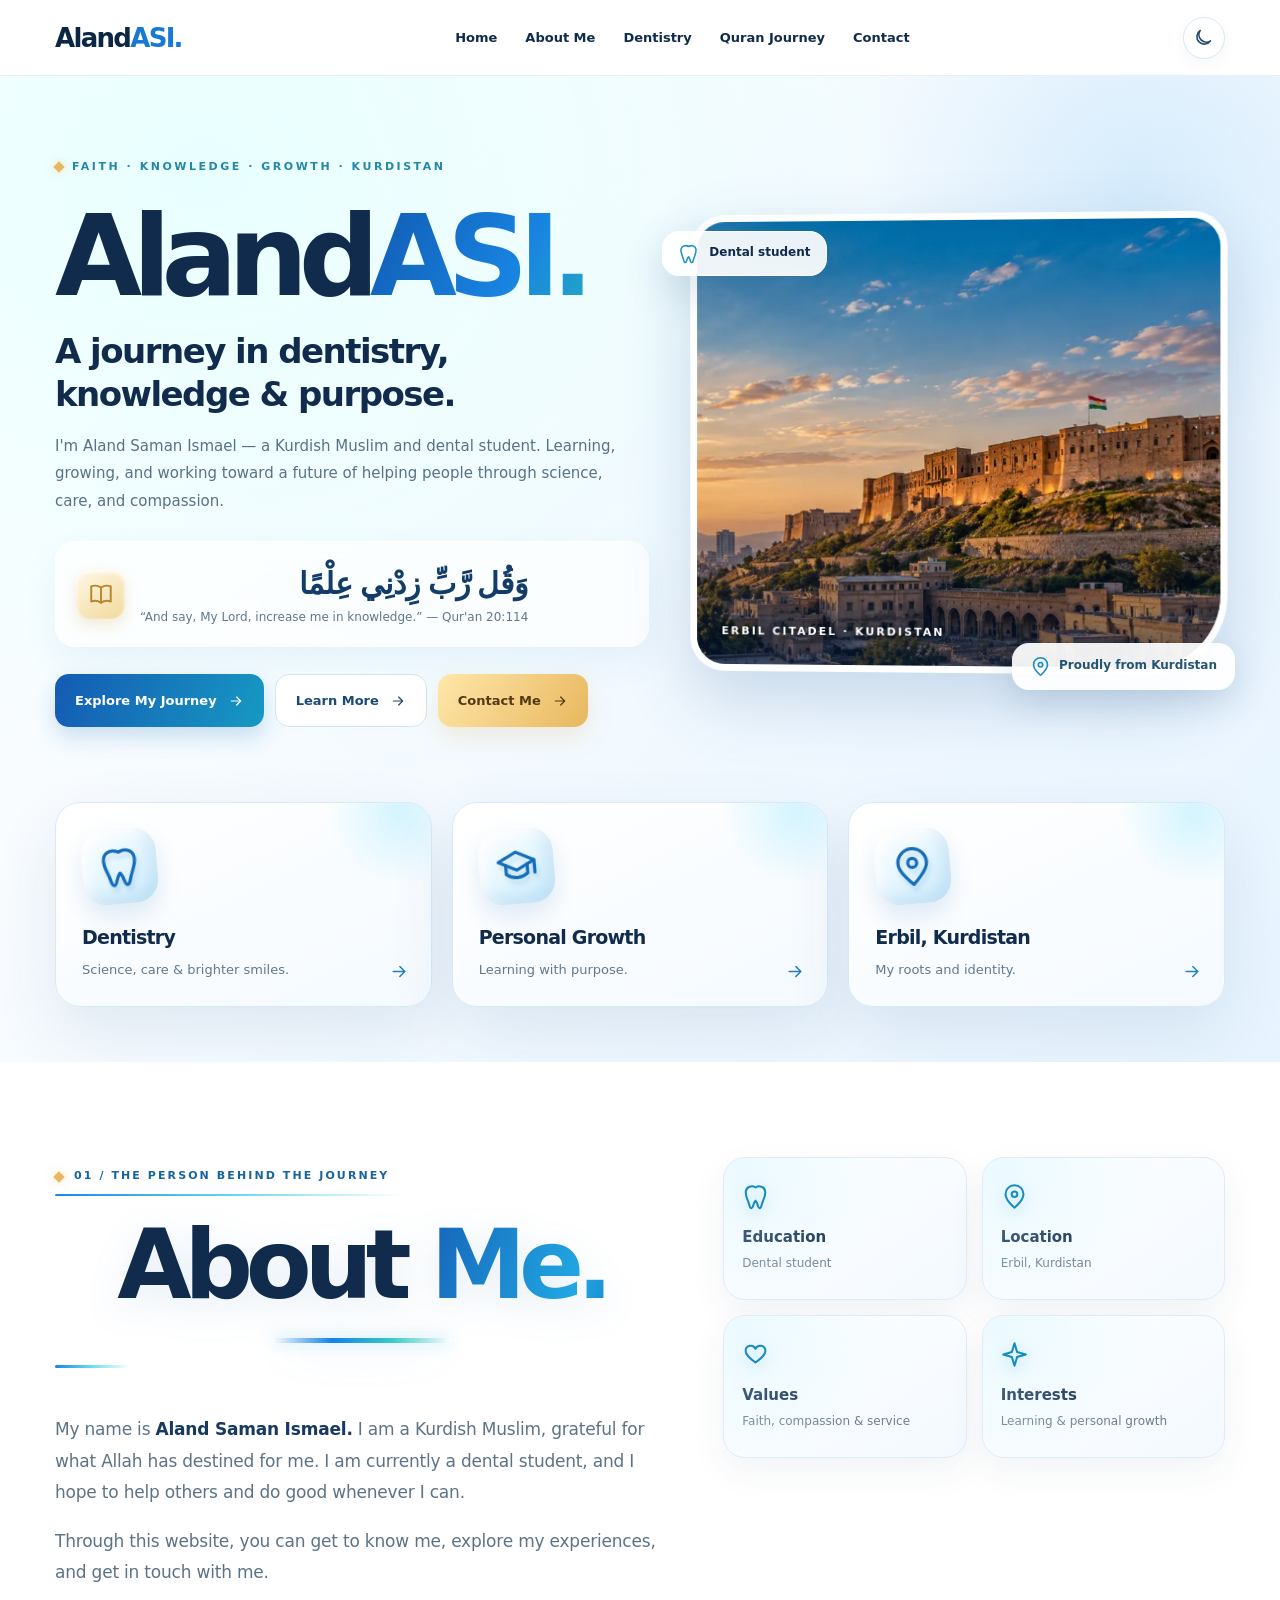
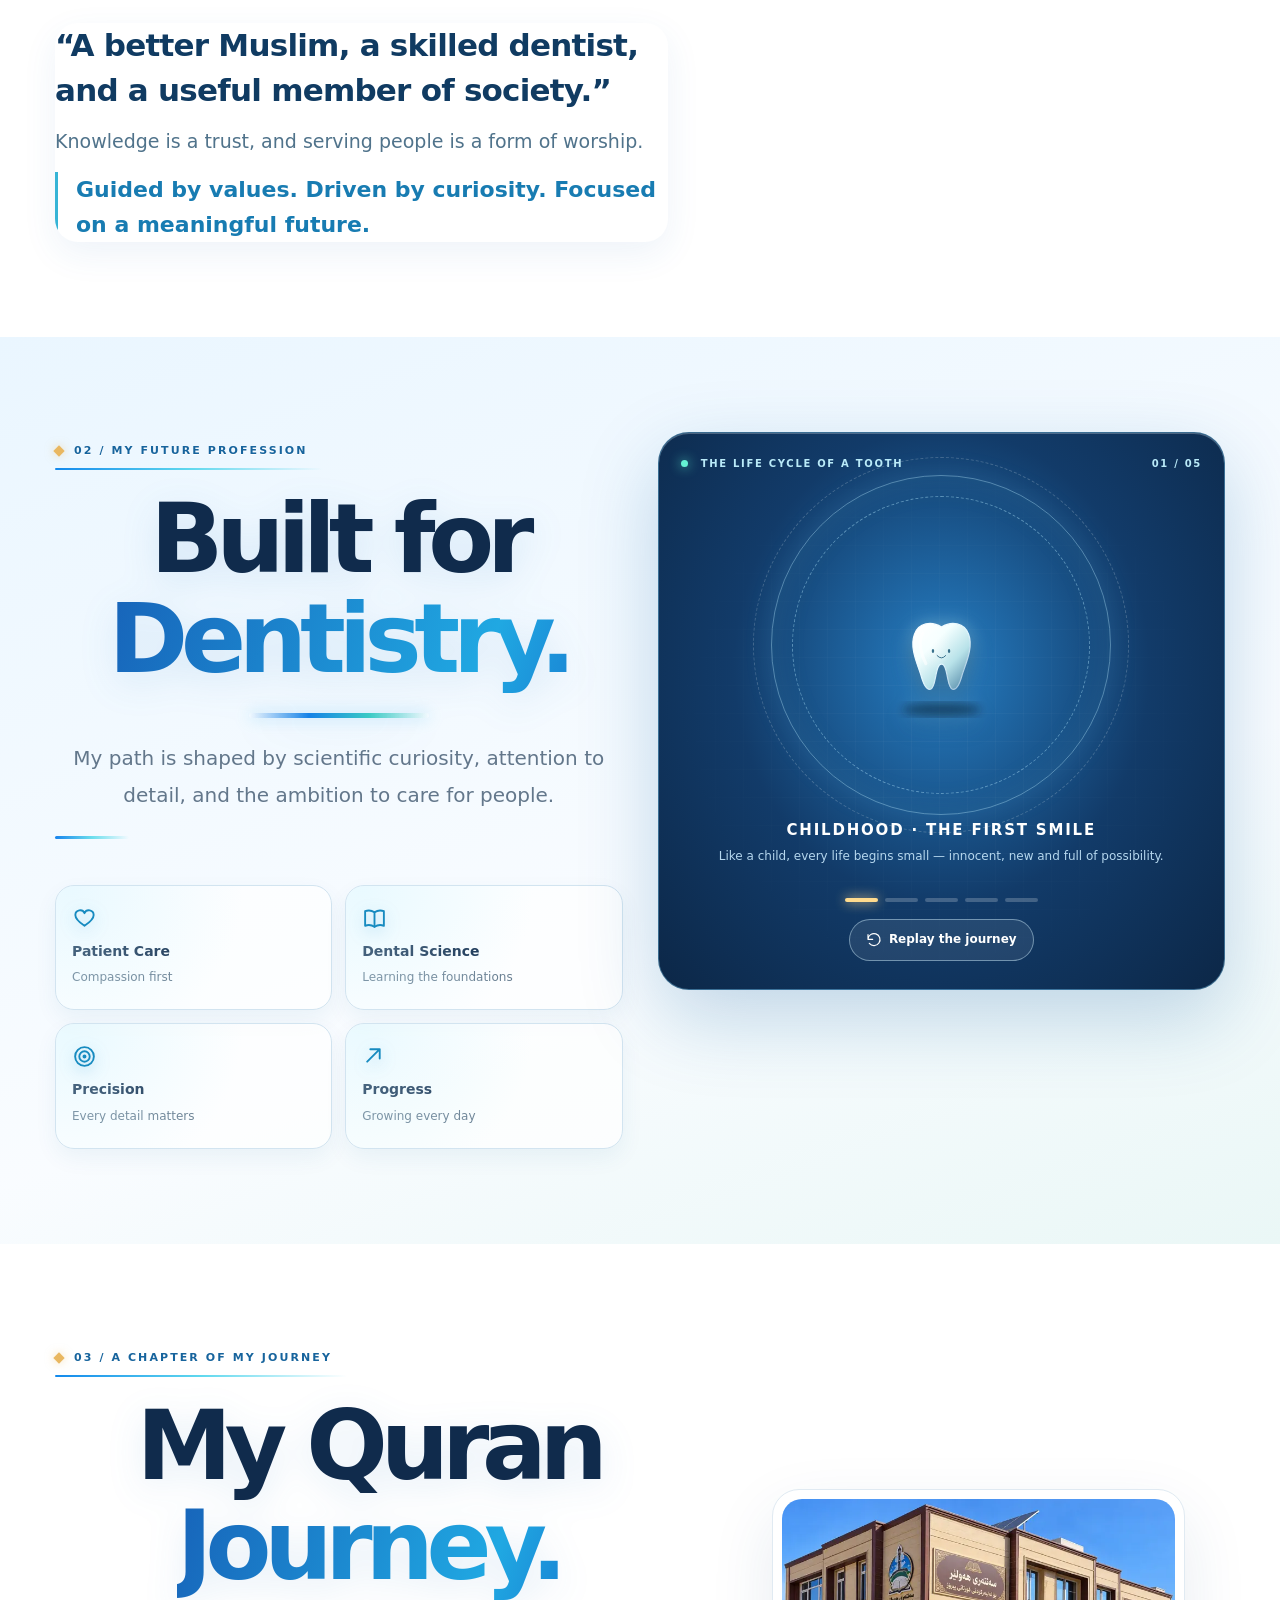
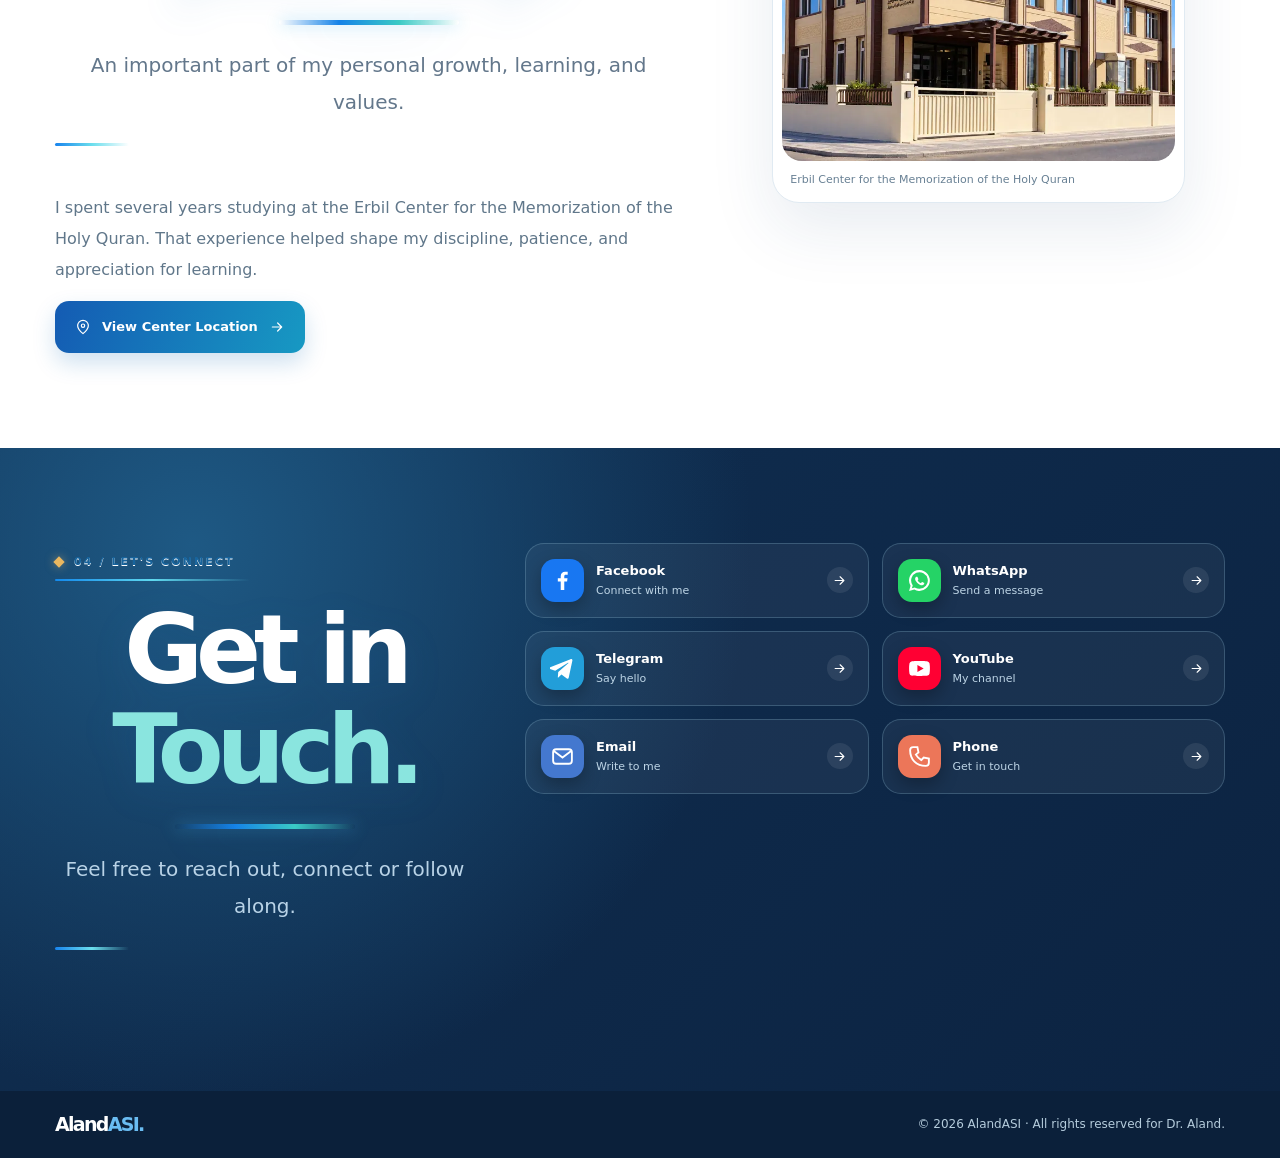
<file: index.html>
<!doctype html><html lang="en"><head><meta charset="utf-8"><meta name="viewport" content="width=device-width,initial-scale=1"><meta name="theme-color" content="#f5f8fe"><meta name="description" content="AlandASI — the personal and academic portfolio of Aland Saman Ismael, a dental student from Erbil, Kurdistan."><title>AlandASI | Dentistry • Knowledge • Purpose</title><style>
:root{--ink:#102b4c;--ink2:#294965;--blue:#1865c3;--blue2:#22a5c9;--mint:#2bb9b0;--gold:#e9b760;--paper:#f7faff;--muted:#63778b;--line:#d8e7f3;--shadow:0 25px 65px rgba(26,72,122,.10)}*{box-sizing:border-box}html{scroll-behavior:smooth;scroll-padding-top:88px}body{margin:0;background:var(--paper);color:var(--ink);font:16px/1.65 'Segoe UI',system-ui,-apple-system,Arial,sans-serif;overflow-x:hidden}a{text-decoration:none;color:inherit}button{font:inherit;cursor:pointer}svg{display:block}.icon{width:21px;height:21px;flex-shrink:0}.container{width:min(1170px,calc(100% - 48px));margin:auto}::selection{background:#a3e8ef;color:#12345a}#progress{height:3px;width:0;position:fixed;top:0;left:0;background:linear-gradient(90deg,#1679e3,#30c9bf,#efbc66);z-index:150;box-shadow:0 0 14px #2cb7e0}header{height:76px;position:sticky;top:0;z-index:100;background:#ffffffeb;backdrop-filter:blur(22px);border-bottom:1px solid #e5edf7}header .container{height:100%;display:flex;align-items:center;justify-content:space-between;gap:16px}.logo{font-weight:900;letter-spacing:-1.7px;font-size:26px;line-height:1;color:#0c2746}.logo b{color:#1879d4}.nav{display:flex;align-items:center;gap:28px;font-size:13px;font-weight:750}.nav a{position:relative;padding:12px 0}.nav a:after{content:'';position:absolute;bottom:7px;left:0;width:0;height:2px;background:#1781d7;transition:width .25s}.nav a:hover:after{width:100%}.nav-actions{display:flex;align-items:center;gap:9px}.round-btn{border:1px solid #d9e7f1;background:#fff;border-radius:50%;width:42px;height:42px;display:grid;place-items:center;color:#24496e;box-shadow:0 5px 15px #123c5a0b}.menu-toggle{display:none}.hero{position:relative;overflow:hidden;background:radial-gradient(ellipse at 16% 10%,#e8ffff,transparent 50%),linear-gradient(125deg,#fff,#e7f4ff 100%);padding:82px 0 55px;isolation:isolate}.hero:before{content:'';position:absolute;right:-130px;top:-160px;width:550px;height:550px;background:radial-gradient(circle,#87c7f341,transparent 68%);pointer-events:none}.hero-grid{display:grid;grid-template-columns:1.05fr .95fr;align-items:center;gap:38px}.eyebrow{font-size:11px;letter-spacing:.23em;font-weight:900;color:#2588a7;text-transform:uppercase;display:flex;align-items:center;gap:9px}.eyebrow .dot{width:8px;height:8px;transform:rotate(45deg);background:var(--gold);box-shadow:0 0 10px #e8c06e88}.hero h1{font-size:clamp(66px,8.8vw,124px);line-height:.98;letter-spacing:-.085em;margin:25px 0 18px;font-weight:900}.hero h1 span,.gradient-text{background:linear-gradient(120deg,#1159af,#1883e1 65%,#24a8c6);-webkit-background-clip:text;background-clip:text;color:transparent}.hero h2{font-size:clamp(22px,2.7vw,34px);line-height:1.28;letter-spacing:-.045em;max-width:610px;margin:0 0 16px}.lead{color:#597185;line-height:1.86;font-size:15px;max-width:580px;margin:0}.verse{margin-top:25px;padding:18px 20px;border-radius:20px;display:flex;gap:15px;align-items:center;background:#ffffffb5;border:1px solid #fff;box-shadow:0 14px 35px #2772b212;backdrop-filter:blur(10px)}.verse-icon{width:49px;height:49px;display:grid;place-items:center;border-radius:14px;color:#b6872f;background:linear-gradient(145deg,#fff9e6,#f2d89b);box-shadow:inset 0 2px 4px #fff,0 6px 15px #cbaa6140}.verse-icon .icon{width:26px;height:26px}.verse .arabic{font:600 clamp(22px,2.7vw,30px)/1.6 Georgia,'Times New Roman',serif;color:#133d68}.verse small{display:block;color:#61778c;font-size:12px}.actions{display:flex;gap:11px;flex-wrap:wrap;margin-top:27px}.button{display:inline-flex;align-items:center;justify-content:center;gap:11px;border-radius:14px;padding:15px 20px;font-size:13px;font-weight:800;transition:transform .3s,box-shadow .3s,background .3s;white-space:nowrap}.button:hover{transform:translateY(-5px);box-shadow:0 15px 30px #2364ad30}.button.primary{color:#fff;background:linear-gradient(110deg,#145bb3,#1799c3);box-shadow:0 10px 22px #166cb734}.button.light{background:#fff;color:#1b4b75;border:1px solid #d3e4f2}.button.gold{background:linear-gradient(125deg,#ffe7aa,#e8b75e);color:#543912;box-shadow:0 10px 24px #dcae5833}.button .icon{width:16px;height:16px}.hero-visual{position:relative;min-width:0}.citadel{height:460px;border-radius:35px 35px 80px 35px;overflow:hidden;position:relative;box-shadow:0 28px 70px #1d538f33;border:7px solid #fff;background:#bfdce9;transform:perspective(1300px) rotateY(-3deg);transition:transform .6s}.citadel:hover{transform:perspective(1300px) rotateY(0deg) translateY(-7px)}.citadel img{width:100%;height:100%;object-fit:cover;object-position:68% center;animation:sceneMove 20s ease-in-out infinite alternate}.citadel:after{content:'';position:absolute;inset:0;background:linear-gradient(0deg,#071d3f9e,transparent 38%)}.citadel-label{position:absolute;bottom:24px;left:25px;z-index:1;color:#fff;font-weight:800;letter-spacing:.19em;font-size:11px;text-shadow:0 2px 9px #000}.location-pill{position:absolute;right:-10px;bottom:-17px;z-index:2;padding:13px 18px;border-radius:17px;background:#ffffffed;box-shadow:0 12px 35px #244f7d2c;font-size:12px;font-weight:800;color:#245474;display:flex;align-items:center;gap:8px}.location-pill .icon{color:#168bc6}.float-pill{position:absolute;top:18px;left:-25px;z-index:2;background:#ffffffea;border:1px solid #fff;border-radius:17px;box-shadow:0 15px 40px #2756812e;padding:11px 15px;display:flex;align-items:center;gap:10px;font-size:12px;font-weight:800;animation:float 5s ease-in-out infinite}.float-pill .icon{color:#1e92cb}.section{padding:95px 0;position:relative}.section-heading{max-width:750px;margin-bottom:38px}.section-heading h2{font-size:clamp(38px,5vw,65px);line-height:1.07;letter-spacing:-.065em;margin:15px 0 16px}.section-heading p{font-size:16px;color:var(--muted);line-height:1.85}.features{display:grid;grid-template-columns:repeat(3,1fr);gap:20px;margin-top:75px}.feature{border:1px solid #d8e8f6;background:linear-gradient(155deg,#fff,#f4faff);border-radius:25px;min-height:205px;padding:26px;position:relative;overflow:hidden;box-shadow:var(--shadow);transition:transform .35s,box-shadow .35s}.feature:hover{transform:translateY(-9px);box-shadow:0 30px 60px #2472b525}.feature:before{content:'';position:absolute;width:150px;height:150px;right:-45px;top:-65px;border-radius:50%;background:radial-gradient(circle,#b4edff8c,transparent 70%)}.feature-art{width:75px;height:75px;border-radius:23px;display:grid;place-items:center;background:linear-gradient(145deg,#fff,#cceeff);box-shadow:inset -7px -8px 16px #74a8cb35,inset 5px 5px 12px #fff,0 12px 22px #1969ae20;margin-bottom:18px;transform:rotate(-5deg);transition:transform .5s}.feature:hover .feature-art{transform:rotate(7deg) translateY(-7px)}.feature-art .icon{width:43px;height:43px;color:#146dbb;filter:drop-shadow(2px 5px 2px #126bb22a)}.feature h3{margin:0 0 5px;font-size:19px;letter-spacing:-.04em}.feature p{margin:0;color:#61798c;font-size:13px}.feature .mini-arrow{position:absolute;right:22px;bottom:24px;color:#217fc2}.feature .mini-arrow .icon{width:20px}.about{background:#fff}.about-grid{display:grid;grid-template-columns:1.1fr .9fr;gap:55px;align-items:center}.about-text p{font-size:17px;line-height:2;color:#5d7385}.about-text strong{color:#163a60}.about-quote{margin-top:25px;padding:20px 23px;border-left:4px solid #24a3c3;border-radius:0 16px 16px 0;background:linear-gradient(90deg,#e9f9fc,#f6fbff);font-weight:800;color:#265572;line-height:1.7}.about-stats{display:grid;grid-template-columns:1fr 1fr;gap:15px}.stat{padding:25px 18px;border-radius:22px;background:linear-gradient(145deg,#fff,#f3f9ff);border:1px solid #dfebf5;box-shadow:0 13px 35px #123b6510;transition:transform .3s}.stat:hover{transform:translateY(-6px)}.stat .icon{color:#168bbf;width:27px;height:27px;margin-bottom:15px}.stat strong{display:block;font-size:15px}.stat small{display:block;color:#6b7f90;font-size:12px;margin-top:4px}.dentistry{background:linear-gradient(160deg,#eaf6ff,#f9fcff 62%,#eaf7f6);overflow:hidden}.dentistry-grid{display:grid;grid-template-columns:1fr 1fr;gap:35px;align-items:center}.dental-points{display:grid;grid-template-columns:1fr 1fr;gap:13px;margin-top:30px}.dental-point{border:1px solid #d2e4f0;border-radius:19px;padding:20px 16px;background:#ffffffb5;box-shadow:0 9px 22px #125a8810;transition:transform .3s,box-shadow .3s}.dental-point:hover{transform:translateY(-6px);box-shadow:0 20px 30px #1c7baf20}.dental-point .icon{color:#178bc0;width:25px;height:25px;margin-bottom:9px}.dental-point strong{display:block;font-size:14px}.dental-point small{color:#687e91;font-size:12px}.life-panel{min-height:545px;position:relative;border-radius:31px;background:radial-gradient(ellipse at 50% 42%,#267ec3,#123b69 52%,#0c2747);border:1px solid #77c5ed6b;box-shadow:0 35px 75px #0e5e9b40,inset 0 2px 0 #ffffff38;overflow:hidden;display:flex;flex-direction:column;align-items:center;padding:23px 22px 28px;color:white;isolation:isolate}.life-panel:before{content:'';position:absolute;inset:0;background-image:linear-gradient(#ffffff09 1px,transparent 1px),linear-gradient(90deg,#ffffff09 1px,transparent 1px);background-size:28px 28px;mask-image:radial-gradient(circle,#000,transparent 75%);pointer-events:none}.life-top{display:flex;align-items:center;justify-content:space-between;align-self:stretch;font-size:10px;font-weight:850;letter-spacing:.17em;color:#b9eaf8}.life-top i{display:inline-block;width:7px;height:7px;background:#65f2d4;border-radius:50%;margin-right:8px;box-shadow:0 0 12px #5cebcf}.tooth-view{height:345px;position:relative;width:100%;display:grid;place-items:center;perspective:850px}.orbit{position:absolute;width:min(90%,340px);aspect-ratio:1;border:1px solid #b6eaff65;border-radius:50%;box-shadow:inset 0 0 35px #7ddaff1d,0 0 30px #83d4ff1b;animation:orbit 27s linear infinite}.orbit:before,.orbit:after{content:'';position:absolute;inset:20px;border:1px dashed #a5d8f17a;border-radius:50%}.orbit:after{inset:-19px;border-color:#ffffff32}.tooth-svg{width:min(84%,285px);height:320px;overflow:visible;position:relative;filter:drop-shadow(0 23px 20px #0008);animation:toothFloat 4s ease-in-out infinite}.tooth-body{transform-origin:170px 165px;transition:transform 1.25s cubic-bezier(.2,.8,.2,1),filter 1.25s,opacity 1.25s}.phase-baby .tooth-body{transform:scale(.56) translateY(70px)}.phase-grow .tooth-body{transform:scale(.83) translateY(18px)}.phase-adult .tooth-body{transform:scale(1.08) translateY(-8px)}.phase-old .tooth-body{transform:scale(1.02) rotate(-7deg);filter:sepia(.75) saturate(.7) brightness(.88)}.phase-decay .tooth-body{transform:scale(.9) rotate(12deg) translateY(22px);filter:grayscale(.75) sepia(.85) brightness(.39) contrast(1.4)}.phase-dead .tooth-body{transform:scale(.4) rotate(34deg) translateY(170px);filter:grayscale(1) brightness(.15);opacity:0}.cracks,.rot,.face{transition:opacity 1s}.cracks,.rot{opacity:0}.phase-old .cracks{opacity:.55}.phase-decay .cracks,.phase-decay .rot{opacity:1}.phase-old .face,.phase-decay .face{opacity:0}.life-title{font-size:15px;font-weight:850;letter-spacing:.12em;color:#fff;text-align:center}.life-sub{font-size:12px;color:#b5d7ee;text-align:center;margin:5px 0 10px}.life-track{display:flex;gap:7px}.life-track span{width:33px;height:4px;border-radius:5px;background:#ffffff36;transition:background .4s}.life-track span.active{background:#ffdb8e;box-shadow:0 0 12px #ffd990}.life-ending{position:absolute;top:38%;left:0;right:0;text-align:center;font:italic 700 clamp(37px,5vw,65px) Georgia,serif;color:#ffe0a1;opacity:0;transform:translateY(18px) scale(.9);transition:opacity 1s,transform 1s;z-index:4;pointer-events:none}.life-ending.visible{opacity:1;transform:none}.replay{margin-top:17px;border:1px solid #c8e9f67a;border-radius:30px;background:#ffffff15;color:white;padding:10px 16px;display:flex;align-items:center;gap:7px;font-size:12px;font-weight:750}.replay:hover{background:#ffffff30}.replay .icon{width:16px;height:16px}.quran{background:#fff}.quran-grid{display:grid;grid-template-columns:1.12fr .88fr;align-items:center;gap:50px}.quran-text{font-size:16px;color:#60778a;line-height:1.95}.center-photo{padding:9px;border-radius:27px;background:white;border:1px solid #e0eaf2;box-shadow:var(--shadow);transform:rotate(1deg);transition:transform .4s}.center-photo:hover{transform:rotate(0) translateY(-6px)}.center-photo img{display:block;width:100%;max-height:300px;object-fit:cover;border-radius:20px}.center-photo figcaption{font-size:11px;color:#688094;padding:10px 8px 4px}.contact{background:radial-gradient(circle at 15% 15%,#1e5984,transparent 46%),linear-gradient(135deg,#102f52,#0c2341);color:#fff;overflow:hidden}.contact .section-heading p{color:#b9d3e7}.contact h2{color:#fff}.contact h2 span{color:#8ae5df}.contact-grid{display:grid;grid-template-columns:.75fr 1.25fr;gap:50px;align-items:start}.contact-cards{display:grid;grid-template-columns:1fr 1fr;gap:13px}.contact-card{border:1px solid #8ab6d04a;border-radius:19px;padding:15px;background:#ffffff0d;display:flex;align-items:center;gap:12px;transition:transform .3s,background .3s,border-color .3s;min-width:0}.contact-card:hover{transform:translateY(-5px);background:#ffffff1b;border-color:#7bdae7}.brand-icon{width:43px;height:43px;border-radius:14px;display:grid;place-items:center;background:var(--brand);color:#fff;box-shadow:0 7px 17px #0004;flex-shrink:0}.brand-icon svg{width:25px;height:25px}.contact-info{min-width:0;flex:1}.contact-info strong{display:block;font-size:13px}.contact-info small{display:block;font-size:11px;color:#bdd4e5}.contact-arrow{width:26px;height:26px;border-radius:50%;background:#ffffff15;display:grid;place-items:center;color:#fff;flex-shrink:0}.contact-arrow .icon{width:15px;height:15px}.footer{background:#0b203a;color:#b5ccdc;padding:24px 0;text-align:center;font-size:12px}.footer .container{display:flex;justify-content:space-between;align-items:center;gap:12px}.footer .logo{font-size:19px;color:white}.footer .logo b{color:#6abcf2}.footer p{margin:0}.reveal{opacity:0;transform:translateY(30px);transition:opacity .8s,transform .8s cubic-bezier(.2,.8,.2,1)}.reveal.visible{opacity:1;transform:translateY(0)}.reveal[data-delay="1"]{transition-delay:.1s}.reveal[data-delay="2"]{transition-delay:.2s}.reveal[data-delay="3"]{transition-delay:.3s}@keyframes sceneMove{to{transform:scale(1.1) translateX(-2%)}}@keyframes float{50%{transform:translateY(-12px)}}@keyframes orbit{to{transform:rotate(360deg)}}@keyframes toothFloat{0%,100%{transform:translateY(0) rotateY(-8deg)}50%{transform:translateY(-14px) rotateY(10deg)}}
@media(max-width:1000px){.hero-grid{gap:24px}.hero h1{font-size:clamp(62px,8vw,92px)}.citadel{height:405px}.nav{gap:16px}.features{margin-top:48px}}
@media(max-width:750px){header{height:67px}.container{width:min(100% - 36px,1170px)}.logo{font-size:24px}.menu-toggle{display:grid}.nav{display:none;position:absolute;left:15px;right:15px;top:74px;padding:17px;background:#fff;border:1px solid #dceaf4;border-radius:20px;box-shadow:0 20px 40px #1234562c;flex-direction:column;align-items:stretch;gap:2px}.nav.open{display:flex}.nav a{padding:11px 13px}.hero{padding:55px 0 62px}.hero-grid,.about-grid,.dentistry-grid,.quran-grid,.contact-grid{grid-template-columns:1fr}.hero-grid{gap:35px}.hero h1{font-size:clamp(62px,13vw,88px)}.hero h2{font-size:25px}.hero-visual{max-width:620px;width:100%;margin:auto}.citadel{height:300px;border-radius:28px 28px 60px 28px;transform:none}.float-pill{left:0;top:15px}.location-pill{right:2px;bottom:-14px}.features{grid-template-columns:repeat(3,minmax(0,1fr));gap:10px;margin-top:50px}.feature{padding:15px 12px;border-radius:18px;min-height:175px}.feature-art{width:55px;height:55px;border-radius:17px}.feature-art .icon{width:32px;height:32px}.feature h3{font-size:14px}.feature p{font-size:11px}.feature .mini-arrow{right:12px;bottom:11px}.section{padding:73px 0}.section-heading h2{font-size:44px}.about-grid,.dentistry-grid,.quran-grid,.contact-grid{gap:25px}.life-panel{max-width:570px;width:100%;margin:auto}.contact-grid{gap:20px}.footer .container{flex-direction:column}.quran-grid .center-photo{max-width:550px;margin:0 auto}.about-text p{font-size:16px}}
@media(max-width:430px){.hero{padding-top:43px}.hero h1{font-size:65px}.hero h2{font-size:22px}.lead{font-size:14px}.verse{padding:12px;gap:10px}.verse .arabic{font-size:23px}.verse small{font-size:11px}.verse-icon{width:43px;height:43px}.actions{display:grid;grid-template-columns:1fr 1fr;gap:9px}.actions .button{padding:13px 9px;font-size:11px}.actions .button:last-child{grid-column:1/-1;max-width:245px;width:100%;margin:auto}.citadel{height:280px}.features{gap:8px}.feature{padding:12px 9px;min-height:160px}.feature-art{width:49px;height:49px;margin-bottom:11px}.feature h3{font-size:12px}.feature p{font-size:10px}.feature .mini-arrow .icon{width:16px}.section-heading h2{font-size:40px}.contact-cards{gap:9px}.contact-card{padding:11px 9px;gap:8px}.brand-icon{width:35px;height:35px;border-radius:10px}.brand-icon svg{width:21px;height:21px}.contact-info strong{font-size:12px}.contact-info small{font-size:10px}.contact-arrow{width:21px;height:21px}.contact-arrow .icon{width:12px}.life-panel{min-height:510px}.tooth-view{height:310px}}
@media(prefers-reduced-motion:reduce){*,*:before,*:after{animation-duration:.01ms!important;scroll-behavior:auto!important;transition-duration:.01ms!important}.reveal{opacity:1;transform:none}}
body.dark{--paper:#102943;--ink:#e9f6ff;--ink2:#cde6f4;--muted:#a7c0d4;--line:#3c5a71;background:#102943}body.dark header{background:#102b46ee;border-color:#3b5870}body.dark .logo{color:#f6fbff}body.dark .nav{color:#d8ecfa}body.dark .hero{background:linear-gradient(135deg,#0e2b4c,#183f65)}body.dark .lead,body.dark .hero h2,body.dark .section-heading p,body.dark .about-text p,body.dark .quran-text{color:#b9d4e5}body.dark .about,body.dark .quran{background:#112c47}body.dark .dentistry{background:linear-gradient(135deg,#123653,#0e2a44)}body.dark .feature,body.dark .stat,body.dark .dental-point,body.dark .verse{background:#ffffff12;border-color:#ffffff26}body.dark .feature p,body.dark .stat small,body.dark .dental-point small,body.dark .verse small{color:#b8d0df}body.dark .about-text strong{color:#fff}body.dark .about-quote{background:#ffffff12;color:#d3eefa}body.dark .round-btn{background:#254664;color:white;border-color:#42637d}body.dark .nav.open{background:#183a59}body.dark .button.light{background:#183e5c;color:#fff;border-color:#537591}

/* Restored human-life tooth story and both About Me statements — cool clinical palette */
.about-words{margin-top:34px;display:grid;gap:14px}
.about-words p{margin:0!important;max-width:670px}
.about-old-quote{font-size:clamp(21px,3.1vw,31px)!important;line-height:1.45!important;font-weight:800;color:#103b62!important;letter-spacing:-.025em}
.about-old-sub{font-size:clamp(15px,2vw,19px)!important;line-height:1.65!important;color:#50738b!important}
.about-new-quote{font-size:clamp(16px,2.15vw,22px)!important;line-height:1.6!important;font-weight:650;color:#187cb2!important;border-left:3px solid #36b4d6;padding-left:18px!important;margin-top:7px!important}
body.dark .about-old-quote{color:#eaf8ff!important}body.dark .about-old-sub{color:#b5d4e7!important}body.dark .about-new-quote{color:#89e0ff!important}
.tooth-view{perspective:900px}
.tooth-svg{transform-style:preserve-3d;filter:drop-shadow(0 19px 20px #021b3566) drop-shadow(0 0 17px #c4f7ff65);animation:life-breathe 3.8s ease-in-out infinite}
@keyframes life-breathe{0%,100%{transform:translateY(0) rotateY(-8deg) rotateZ(-2deg)}50%{transform:translateY(-13px) rotateY(9deg) rotateZ(2deg)}}
.tooth-view.phase-baby .tooth-svg{transform:scale(.52);animation:life-baby 2.8s ease-in-out infinite}
@keyframes life-baby{0%,100%{transform:scale(.52) translateY(14px) rotate(-7deg)}50%{transform:scale(.57) translateY(-4px) rotate(7deg)}}
.tooth-view.phase-grow .tooth-svg{animation:life-grow 3.1s ease-in-out infinite}
@keyframes life-grow{0%,100%{transform:scale(.74) translateY(7px) rotate(-5deg)}50%{transform:scale(.84) translateY(-7px) rotate(5deg)}}
.tooth-view.phase-adult .tooth-svg{animation:life-adult 3.4s ease-in-out infinite}
@keyframes life-adult{0%,100%{transform:scale(1) translateY(0) rotate(-3deg)}50%{transform:scale(1.07) translateY(-12px) rotate(3deg)}}
.tooth-view.phase-old .tooth-svg{animation:life-old 2.2s ease-in-out infinite;filter:sepia(.38) drop-shadow(0 14px 19px #09264188)}
@keyframes life-old{0%,100%{transform:scale(.93) rotate(-4deg)}50%{transform:scale(.9) rotate(3deg) translateY(4px)}}
.tooth-view.phase-decay .tooth-svg{animation:life-decay 1.8s ease-in-out infinite;filter:grayscale(.6) brightness(.6) sepia(.5) drop-shadow(0 14px 18px #0008)}
@keyframes life-decay{0%,100%{transform:scale(.85) rotate(-6deg)}50%{transform:scale(.83) rotate(6deg) translateY(5px)}}
.tooth-view.phase-dead .tooth-svg{animation:life-fade 1.6s forwards}
@keyframes life-fade{to{opacity:0;transform:scale(.1) translateY(100px) rotate(40deg);filter:grayscale(1) brightness(0)}}
.life-sub{max-width:450px;margin-inline:auto;min-height:3.4em;line-height:1.55}
@media(prefers-reduced-motion:reduce){.tooth-svg{animation:none!important}}

/* Refined typography, motion, and medical-blue editorial finish */
:root{--accent-glow:#1688f9}
.section .eyebrow{display:inline-flex;align-items:center;gap:11px;position:relative;padding:10px 15px 10px 0;letter-spacing:.19em;font-weight:800;color:#17649d;text-shadow:0 1px 0 #fff}
.section .eyebrow:after{content:"";position:absolute;bottom:0;left:0;width:0;height:2px;border-radius:3px;background:linear-gradient(90deg,#1389ec,#5fd8ee,transparent);transition:width 1.1s cubic-bezier(.2,.8,.2,1)}
.section .eyebrow.visible:after{width:100%}
.section-heading h2{font-weight:850;letter-spacing:-.055em;line-height:1.08;filter:drop-shadow(0 6px 18px #2779b112);text-wrap:balance}
.section-heading .gradient-text{background:linear-gradient(110deg,#1763b9 0%,#20a8e2 45%,#125bc4 70%,#45c5df 100%);background-size:230% 100%;background-clip:text;-webkit-background-clip:text;color:transparent;animation:headingFlow 7s ease-in-out infinite alternate}
@keyframes headingFlow{to{background-position:100% 0}}
.section-heading{position:relative}
.section-heading:after{content:"";display:block;width:74px;height:3px;border-radius:9px;background:linear-gradient(90deg,#1884ed,#6bdeed,transparent);margin:22px 0 0;transform-origin:left;transform:scaleX(.2);opacity:.4;transition:transform 1.2s ease,opacity 1.2s}
.section-heading.visible:after{transform:scaleX(1);opacity:1}
.about .about-text>p{line-height:1.85;letter-spacing:-.012em}
.about-words{position:relative;overflow:hidden;border-radius:23px;box-shadow:0 12px 35px #206aaf14;transition:transform .45s ease,box-shadow .45s ease}
.about-words:before{content:"";position:absolute;inset:-110%;pointer-events:none;background:linear-gradient(115deg,transparent 42%,#ffffff66 50%,transparent 58%);transform:translateX(-65%);animation:glossSweep 9s ease-in-out infinite}
@keyframes glossSweep{0%,45%{transform:translateX(-65%)}70%,100%{transform:translateX(65%)}}
.about-words:hover{transform:translateY(-4px);box-shadow:0 20px 48px #206aaf28}
.stat,.dental-point,.hero-card,.contact-link{position:relative;overflow:hidden;transition:transform .45s cubic-bezier(.2,.8,.2,1),box-shadow .45s,border-color .45s!important}
.stat:hover,.dental-point:hover,.hero-card:hover,.contact-link:hover{transform:translateY(-7px);box-shadow:0 23px 40px #1876b023,0 0 0 1px #65c2ef66!important}
.stat:before,.dental-point:before{content:"";position:absolute;inset:0;background:radial-gradient(circle at 5% 0%,#d1f4ff70,transparent 60%);pointer-events:none}
.stat .icon,.dental-point .icon{filter:drop-shadow(0 5px 8px #1b86c84c);transition:transform .5s cubic-bezier(.2,.8,.2,1),filter .5s}
.stat:hover .icon,.dental-point:hover .icon{transform:translateY(-5px) rotate(-8deg) scale(1.13);filter:drop-shadow(0 7px 12px #1b86c888)}
.life-panel{box-shadow:0 28px 80px #0a5b9b3b,inset 0 1px #ffffff40!important}
.life-ending{font-size:clamp(35px,7vw,65px)!important;letter-spacing:-.04em;text-shadow:0 0 26px #7ed6ff75,0 7px 24px #0005;line-height:1.1;max-width:100%;padding:0 10px}
.life-reflection{display:block;font-family:Tahoma,Arial,sans-serif;font-style:normal;font-weight:500;letter-spacing:0;font-size:clamp(11px,2.4vw,15px);line-height:1.9;max-width:330px;margin:20px auto 0;color:#e3f5ff;text-shadow:0 2px 7px #001d36;opacity:0;transform:translateY(10px);animation:reflectionReveal .8s 1.2s ease forwards}
@keyframes reflectionReveal{to{opacity:1;transform:translateY(0)}}
.life-ending:not(.show):not(.active) .life-reflection{animation-play-state:paused}
@media(max-width:640px){.section .eyebrow{font-size:10px;letter-spacing:.12em}.section-heading h2{font-size:clamp(39px,9vw,60px)}.life-reflection{max-width:245px;margin-top:13px;font-size:12px}.life-ending{font-size:clamp(34px,9vw,48px)!important}}
@media(prefers-reduced-motion:reduce){.section-heading .gradient-text,.about-words:before,.life-reflection{animation:none!important}.life-reflection{opacity:1;transform:none}}

/* Larger, centered editorial section headings */
.section-heading{max-width:100%;width:100%;text-align:center;margin:0 auto 46px;position:relative}
.section-heading h2{font-size:clamp(56px,7.5vw,104px)!important;line-height:1.04!important;letter-spacing:-.075em!important;font-weight:900!important;margin:20px auto 22px!important;text-wrap:balance;filter:drop-shadow(0 10px 18px rgba(35,113,190,.12))}
.section-heading h2::after{content:'';display:block;width:clamp(85px,16vw,180px);height:5px;margin:23px auto 0;border-radius:100px;background:linear-gradient(90deg,transparent,#1582e7,#3acac5,transparent);box-shadow:0 0 16px #4abcf16b;animation:headingLine 3.8s ease-in-out infinite alternate}
.section-heading p{max-width:760px;margin:0 auto;font-size:clamp(16px,1.65vw,20px);text-align:center}
.section-heading .gradient-text{background-size:180% 180%;animation:headingColor 6s ease-in-out infinite alternate}
.section-heading.reveal.is-visible h2{animation:headingArrival .9s cubic-bezier(.2,.8,.2,1) both}
@keyframes headingArrival{from{opacity:.2;transform:translateY(20px);filter:blur(6px)}to{opacity:1;transform:translateY(0);filter:blur(0)}}
@keyframes headingLine{from{transform:scaleX(.7);opacity:.6}to{transform:scaleX(1.1);opacity:1}}
@keyframes headingColor{to{background-position:100% 100%}}
.about-grid,.dentistry-grid{align-items:start}
@media(max-width:760px){.section-heading{margin-bottom:30px}.section-heading h2{font-size:clamp(51px,11.5vw,78px)!important;letter-spacing:-.065em!important}.section-heading h2::after{margin-top:17px;height:4px}.section-heading p{font-size:16px}}
@media(prefers-reduced-motion:reduce){.section-heading h2,.section-heading h2::after,.section-heading .gradient-text{animation:none!important}}
</style></head><body><div id="progress"></div><header><div class="container"><a class="logo" href="#home" aria-label="AlandASI home">Aland<b>ASI.</b></a><nav class="nav" id="nav"><a href="#home">Home</a><a href="#about">About Me</a><a href="#dentistry">Dentistry</a><a href="#quran">Quran Journey</a><a href="#contact">Contact</a></nav><div class="nav-actions"><button class="round-btn" id="themeBtn" aria-label="Toggle dark mode"><svg class="icon " viewBox="0 0 24 24" fill="none" stroke="currentColor" stroke-width="1.8" stroke-linecap="round" stroke-linejoin="round" aria-hidden="true"><path d="M20 15.8A8.5 8.5 0 0 1 8.2 4 8.5 8.5 0 1 0 20 15.8Z"/></svg></button><button class="round-btn menu-toggle" id="menuBtn" aria-label="Open menu" aria-expanded="false"><svg class="icon " viewBox="0 0 24 24" fill="none" stroke="currentColor" stroke-width="1.8" stroke-linecap="round" stroke-linejoin="round" aria-hidden="true"><path d="M4 7h16M4 12h16M4 17h16"/></svg></button></div></div></header>
<main><section class="hero" id="home"><div class="container"><div class="hero-grid"><div class="hero-copy"><div class="eyebrow reveal"><span class="dot"></span> Faith · Knowledge · Growth · Kurdistan</div><h1 class="reveal" data-delay="1">Aland<span>ASI.</span></h1><h2 class="reveal" data-delay="2">A journey in dentistry,<br>knowledge &amp; purpose.</h2><p class="lead reveal" data-delay="2">I'm Aland Saman Ismael — a Kurdish Muslim and dental student. Learning, growing, and working toward a future of helping people through science, care, and compassion.</p><div class="verse reveal" data-delay="3"><span class="verse-icon"><svg class="icon " viewBox="0 0 24 24" fill="none" stroke="currentColor" stroke-width="1.8" stroke-linecap="round" stroke-linejoin="round" aria-hidden="true"><path d="M12 6c-3-2-6-2.2-9-1v14c3-1.2 6-1 9 1 3-2 6-2.2 9-1V5c-3-1.2-6-1-9 1Z"/><path d="M12 6v14"/></svg></span><div><div class="arabic" lang="ar" dir="rtl">وَقُل رَّبِّ زِدْنِي عِلْمًا</div><small>“And say, My Lord, increase me in knowledge.” — Qur'an 20:114</small></div></div><div class="actions reveal" data-delay="3"><a href="#about" class="button primary">Explore My Journey <svg class="icon " viewBox="0 0 24 24" fill="none" stroke="currentColor" stroke-width="1.8" stroke-linecap="round" stroke-linejoin="round" aria-hidden="true"><path d="M5 12h14m-6-6 6 6-6 6"/></svg></a><a href="#quran" class="button light">Learn More <svg class="icon " viewBox="0 0 24 24" fill="none" stroke="currentColor" stroke-width="1.8" stroke-linecap="round" stroke-linejoin="round" aria-hidden="true"><path d="M5 12h14m-6-6 6 6-6 6"/></svg></a><a href="#contact" class="button gold">Contact Me <svg class="icon " viewBox="0 0 24 24" fill="none" stroke="currentColor" stroke-width="1.8" stroke-linecap="round" stroke-linejoin="round" aria-hidden="true"><path d="M5 12h14m-6-6 6 6-6 6"/></svg></a></div></div><div class="hero-visual reveal" data-delay="2"><div class="citadel"><img src="[data-uri]" alt="Artistic rendering of Erbil Citadel at sunset, with a small Kurdistan flag" fetchpriority="high"><span class="citadel-label">ERBIL CITADEL · KURDISTAN</span></div><div class="float-pill"><svg class="icon " viewBox="0 0 24 24" fill="none" stroke="currentColor" stroke-width="1.8" stroke-linecap="round" stroke-linejoin="round" aria-hidden="true"><path d="M12 4C8.7 1.9 4 3.2 3.4 7.4c-.7 4.2 2.2 7.9 3.2 12.5.4 1.8 1.1 2.6 2 2.4 1.4-.2 1.2-4.4 3.4-6.6 2.2 2.2 2 6.4 3.4 6.6.9.2 1.6-.6 2-2.4 1-4.6 3.9-8.3 3.2-12.5C20 3.2 15.3 1.9 12 4Z"/></svg> Dental student</div><div class="location-pill"><svg class="icon " viewBox="0 0 24 24" fill="none" stroke="currentColor" stroke-width="1.8" stroke-linecap="round" stroke-linejoin="round" aria-hidden="true"><path d="M20 10c0 5-8 12-8 12S4 15 4 10a8 8 0 1 1 16 0Z"/><circle cx="12" cy="10" r="2.5"/></svg> Proudly from Kurdistan</div></div></div><div class="features"><a class="feature reveal" href="#dentistry"><div class="feature-art"><svg class="icon " viewBox="0 0 24 24" fill="none" stroke="currentColor" stroke-width="1.8" stroke-linecap="round" stroke-linejoin="round" aria-hidden="true"><path d="M12 4C8.7 1.9 4 3.2 3.4 7.4c-.7 4.2 2.2 7.9 3.2 12.5.4 1.8 1.1 2.6 2 2.4 1.4-.2 1.2-4.4 3.4-6.6 2.2 2.2 2 6.4 3.4 6.6.9.2 1.6-.6 2-2.4 1-4.6 3.9-8.3 3.2-12.5C20 3.2 15.3 1.9 12 4Z"/></svg></div><h3>Dentistry</h3><p>Science, care &amp; brighter smiles.</p><span class="mini-arrow"><svg class="icon " viewBox="0 0 24 24" fill="none" stroke="currentColor" stroke-width="1.8" stroke-linecap="round" stroke-linejoin="round" aria-hidden="true"><path d="M5 12h14m-6-6 6 6-6 6"/></svg></span></a><a class="feature reveal" data-delay="1" href="#about"><div class="feature-art"><svg class="icon " viewBox="0 0 24 24" fill="none" stroke="currentColor" stroke-width="1.8" stroke-linecap="round" stroke-linejoin="round" aria-hidden="true"><path d="m2 9 10-5 10 5-10 5L2 9Z"/><path d="M6 11v5c4 3 8 3 12 0v-5M22 9v7"/></svg></div><h3>Personal Growth</h3><p>Learning with purpose.</p><span class="mini-arrow"><svg class="icon " viewBox="0 0 24 24" fill="none" stroke="currentColor" stroke-width="1.8" stroke-linecap="round" stroke-linejoin="round" aria-hidden="true"><path d="M5 12h14m-6-6 6 6-6 6"/></svg></span></a><a class="feature reveal" data-delay="2" href="#about"><div class="feature-art"><svg class="icon " viewBox="0 0 24 24" fill="none" stroke="currentColor" stroke-width="1.8" stroke-linecap="round" stroke-linejoin="round" aria-hidden="true"><path d="M20 10c0 5-8 12-8 12S4 15 4 10a8 8 0 1 1 16 0Z"/><circle cx="12" cy="10" r="2.5"/></svg></div><h3>Erbil, Kurdistan</h3><p>My roots and identity.</p><span class="mini-arrow"><svg class="icon " viewBox="0 0 24 24" fill="none" stroke="currentColor" stroke-width="1.8" stroke-linecap="round" stroke-linejoin="round" aria-hidden="true"><path d="M5 12h14m-6-6 6 6-6 6"/></svg></span></a></div></div></section>
<section class="section about" id="about"><div class="container about-grid"><div class="about-text"><div class="eyebrow reveal"><span class="dot"></span> 01 / The person behind the journey</div><div class="section-heading reveal"><h2>About <span class="gradient-text">Me.</span></h2></div><p class="reveal">My name is <strong>Aland Saman Ismael.</strong> I am a Kurdish Muslim, grateful for what Allah has destined for me. I am currently a dental student, and I hope to help others and do good whenever I can.</p><p class="reveal">Through this website, you can get to know me, explore my experiences, and get in touch with me.</p><div class="about-words reveal"><p class="about-old-quote">“A better Muslim, a skilled dentist, and a useful member of society.”</p><p class="about-old-sub">Knowledge is a trust, and serving people is a form of worship.</p><p class="about-new-quote">Guided by values. Driven by curiosity. Focused on a meaningful future.</p></div></div><div class="about-stats"><div class="stat reveal"><svg class="icon " viewBox="0 0 24 24" fill="none" stroke="currentColor" stroke-width="1.8" stroke-linecap="round" stroke-linejoin="round" aria-hidden="true"><path d="M12 4C8.7 1.9 4 3.2 3.4 7.4c-.7 4.2 2.2 7.9 3.2 12.5.4 1.8 1.1 2.6 2 2.4 1.4-.2 1.2-4.4 3.4-6.6 2.2 2.2 2 6.4 3.4 6.6.9.2 1.6-.6 2-2.4 1-4.6 3.9-8.3 3.2-12.5C20 3.2 15.3 1.9 12 4Z"/></svg><strong>Education</strong><small>Dental student</small></div><div class="stat reveal" data-delay="1"><svg class="icon " viewBox="0 0 24 24" fill="none" stroke="currentColor" stroke-width="1.8" stroke-linecap="round" stroke-linejoin="round" aria-hidden="true"><path d="M20 10c0 5-8 12-8 12S4 15 4 10a8 8 0 1 1 16 0Z"/><circle cx="12" cy="10" r="2.5"/></svg><strong>Location</strong><small>Erbil, Kurdistan</small></div><div class="stat reveal" data-delay="1"><svg class="icon " viewBox="0 0 24 24" fill="none" stroke="currentColor" stroke-width="1.8" stroke-linecap="round" stroke-linejoin="round" aria-hidden="true"><path d="M20.8 8.6c0 4.5-8.8 10.4-8.8 10.4S3.2 13.1 3.2 8.6a4.6 4.6 0 0 1 8.8-1.7 4.6 4.6 0 0 1 8.8 1.7Z"/></svg><strong>Values</strong><small>Faith, compassion &amp; service</small></div><div class="stat reveal" data-delay="2"><svg class="icon " viewBox="0 0 24 24" fill="none" stroke="currentColor" stroke-width="1.8" stroke-linecap="round" stroke-linejoin="round" aria-hidden="true"><path d="m12 2 2.3 7.7L22 12l-7.7 2.3L12 22l-2.3-7.7L2 12l7.7-2.3L12 2Z"/></svg><strong>Interests</strong><small>Learning &amp; personal growth</small></div></div></div></section>
<section class="section dentistry" id="dentistry"><div class="container dentistry-grid"><div><div class="eyebrow reveal"><span class="dot"></span> 02 / My future profession</div><div class="section-heading reveal"><h2>Built for <span class="gradient-text">Dentistry.</span></h2><p>My path is shaped by scientific curiosity, attention to detail, and the ambition to care for people.</p></div><div class="dental-points"><div class="dental-point reveal"><svg class="icon " viewBox="0 0 24 24" fill="none" stroke="currentColor" stroke-width="1.8" stroke-linecap="round" stroke-linejoin="round" aria-hidden="true"><path d="M20.8 8.6c0 4.5-8.8 10.4-8.8 10.4S3.2 13.1 3.2 8.6a4.6 4.6 0 0 1 8.8-1.7 4.6 4.6 0 0 1 8.8 1.7Z"/></svg><strong>Patient Care</strong><small>Compassion first</small></div><div class="dental-point reveal" data-delay="1"><svg class="icon " viewBox="0 0 24 24" fill="none" stroke="currentColor" stroke-width="1.8" stroke-linecap="round" stroke-linejoin="round" aria-hidden="true"><path d="M12 6c-3-2-6-2.2-9-1v14c3-1.2 6-1 9 1 3-2 6-2.2 9-1V5c-3-1.2-6-1-9 1Z"/><path d="M12 6v14"/></svg><strong>Dental Science</strong><small>Learning the foundations</small></div><div class="dental-point reveal" data-delay="1"><svg class="icon " viewBox="0 0 24 24" fill="none" stroke="currentColor" stroke-width="1.8" stroke-linecap="round" stroke-linejoin="round" aria-hidden="true"><circle cx="12" cy="12" r="9"/><circle cx="12" cy="12" r="5"/><circle cx="12" cy="12" r="1"/></svg><strong>Precision</strong><small>Every detail matters</small></div><div class="dental-point reveal" data-delay="2"><svg class="icon " viewBox="0 0 24 24" fill="none" stroke="currentColor" stroke-width="1.8" stroke-linecap="round" stroke-linejoin="round" aria-hidden="true"><path d="M5 17 17 5M8 5h9v9"/></svg><strong>Progress</strong><small>Growing every day</small></div></div></div><div class="life-panel reveal" id="lifePanel"><div class="life-top"><span><i></i> THE LIFE CYCLE OF A TOOTH</span><span id="lifeCount">01 / 05</span></div><div class="tooth-view"><div class="orbit"></div><svg class="tooth-svg" viewBox="0 0 340 370" role="img" aria-label="Animated three-dimensional style tooth showing growth, aging, and decay"><defs><linearGradient id="enamel" x1=".12" y1=".05" x2=".92" y2=".95"><stop stop-color="#fff"/><stop offset=".29" stop-color="#f4ffff"/><stop offset=".65" stop-color="#b8e2e9"/><stop offset="1" stop-color="#598eac"/></linearGradient><linearGradient id="rim" x1="0" y1="0" x2="1" y2="1"><stop stop-color="#fff"/><stop offset=".55" stop-color="#e1f7ff"/><stop offset="1" stop-color="#90b5d2"/></linearGradient><radialGradient id="shine"><stop stop-color="#fff" stop-opacity=".9"/><stop offset="1" stop-color="#fff" stop-opacity="0"/></radialGradient><filter id="shadow"><feGaussianBlur stdDeviation="11"/></filter></defs><ellipse cx="170" cy="333" rx="90" ry="15" fill="#031b32" opacity=".55" filter="url(#shadow)"/><g class="tooth-body"><path d="M170 57C129 31 76 39 59 87 39 140 70 205 85 252c9 34 21 65 40 60 20-5 18-63 32-92 6-15 20-15 26 0 14 29 12 87 32 92 19 5 31-26 40-60 15-47 46-112 26-165-17-48-70-56-111-30Z" fill="url(#enamel)" stroke="url(#rim)" stroke-width="5"/><path d="M94 83c-24 34-4 95 12 124" fill="none" stroke="#fff" stroke-width="13" opacity=".58" stroke-linecap="round"/><ellipse cx="143" cy="132" rx="67" ry="98" fill="url(#shine)" opacity=".4"/><g class="face" fill="#39718c"><ellipse cx="135" cy="155" rx="5" ry="8"/><ellipse cx="201" cy="155" rx="5" ry="8"/><path d="M152 174q18 20 35 0" fill="none" stroke="#39718c" stroke-width="4" stroke-linecap="round"/></g><g class="cracks" stroke="#34251f" stroke-width="5" fill="none" stroke-linecap="round"><path d="m108 81 16 32-14 33 23 28-8 27"/><path d="m235 97-22 35 11 26-23 28 8 36"/></g><g class="rot"><ellipse cx="114" cy="117" rx="22" ry="17" fill="#18120e"/><ellipse cx="222" cy="202" rx="26" ry="35" fill="#0a1010"/><ellipse cx="161" cy="79" rx="14" ry="10" fill="#271e19"/></g></g></svg><div class="life-ending" id="lifeEnd">That's life!<span class="life-reflection" lang="ku" dir="rtl">هیچ شتێک بۆ هەتاهەتایی نامێنێت؛ هەموو شتێک کۆتایی پێدێت، مادام دەستی پێکردووە.</span></div></div><div class="life-title" id="lifeTitle">CHILDHOOD · THE FIRST SMILE</div><div class="life-sub" id="lifeSub">Small beginnings. A bright new smile.</div><div class="life-track" id="lifeTrack"><span></span><span></span><span></span><span></span><span></span></div><button class="replay" id="replay"><svg class="icon " viewBox="0 0 24 24" fill="none" stroke="currentColor" stroke-width="1.8" stroke-linecap="round" stroke-linejoin="round" aria-hidden="true"><path d="M3 11a9 9 0 1 1 2 6M3 4v7h7"/></svg> Replay the journey</button></div></div></section>
<section class="section quran" id="quran"><div class="container quran-grid"><div><div class="eyebrow reveal"><span class="dot"></span> 03 / A chapter of my journey</div><div class="section-heading reveal"><h2>My Quran <span class="gradient-text">Journey.</span></h2><p>An important part of my personal growth, learning, and values.</p></div><p class="quran-text reveal">I spent several years studying at the Erbil Center for the Memorization of the Holy Quran. That experience helped shape my discipline, patience, and appreciation for learning.</p><a class="button primary reveal" href="https://maps.app.goo.gl/LrZGSgkJz7rEsJYW6?g_st=ac" target="_blank" rel="noopener noreferrer"><svg class="icon " viewBox="0 0 24 24" fill="none" stroke="currentColor" stroke-width="1.8" stroke-linecap="round" stroke-linejoin="round" aria-hidden="true"><path d="M20 10c0 5-8 12-8 12S4 15 4 10a8 8 0 1 1 16 0Z"/><circle cx="12" cy="10" r="2.5"/></svg> View Center Location <svg class="icon " viewBox="0 0 24 24" fill="none" stroke="currentColor" stroke-width="1.8" stroke-linecap="round" stroke-linejoin="round" aria-hidden="true"><path d="M5 12h14m-6-6 6 6-6 6"/></svg></a></div><figure class="center-photo reveal"><img src="[data-uri]" alt="Illustration of the Quran memorization center building" loading="lazy"><figcaption>Erbil Center for the Memorization of the Holy Quran</figcaption></figure></div></section>
<section class="section contact" id="contact"><div class="container contact-grid"><div><div class="eyebrow reveal"><span class="dot"></span> 04 / Let's connect</div><div class="section-heading reveal"><h2>Get in <span>Touch.</span></h2><p>Feel free to reach out, connect or follow along.</p></div></div><div class="contact-cards"><a class="contact-card reveal" href="https://www.facebook.com/share/1Z8DgzNJNJ/" target="_blank" rel="noopener noreferrer" aria-label="Facebook"><span class="brand-icon" style="--brand:#1877f2"><svg viewBox="0 0 24 24" aria-hidden="true" ><path fill="currentColor" d="M13.7 21v-8h2.7l.4-3.1h-3.1V8c0-.9.3-1.5 1.6-1.5H17V3.7a23 23 0 0 0-2.5-.1c-2.5 0-4.2 1.5-4.2 4.3v2H7.5V13h2.8v8z"/></svg></span><span class="contact-info"><strong>Facebook</strong><small>Connect with me</small></span><span class="contact-arrow"><svg class="icon " viewBox="0 0 24 24" fill="none" stroke="currentColor" stroke-width="1.8" stroke-linecap="round" stroke-linejoin="round" aria-hidden="true"><path d="M5 12h14m-6-6 6 6-6 6"/></svg></span></a><a class="contact-card reveal" href="https://wa.me/9647704470243" target="_blank" rel="noopener noreferrer" aria-label="WhatsApp"><span class="brand-icon" style="--brand:#25d366"><svg viewBox="0 0 24 24" aria-hidden="true" ><path fill="currentColor" d="M12 2a10 10 0 0 0-8.6 15.1L2 22l5-1.3A10 10 0 1 0 12 2Zm0 18a8 8 0 0 1-4.1-1.1l-.3-.2-2.9.8.8-2.8-.2-.3A8 8 0 1 1 12 20Zm4.4-5.8c-.2-.1-1.4-.7-1.6-.8-.2-.1-.4-.1-.5.1-.2.2-.6.8-.7.9-.1.1-.3.2-.5.1-1.2-.6-2-1.1-2.8-2.5-.2-.3.2-.3.6-1 .1-.2 0-.4 0-.5l-.7-1.7c-.2-.4-.4-.4-.5-.4h-.5c-.2 0-.4.1-.6.3-.2.2-.8.8-.8 1.9s.8 2.1.9 2.2c.1.2 1.5 2.3 3.6 3.2 1.3.6 1.8.6 2.5.5.4-.1 1.4-.6 1.6-1.2.2-.6.2-1.1.1-1.2Z"/></svg></span><span class="contact-info"><strong>WhatsApp</strong><small>Send a message</small></span><span class="contact-arrow"><svg class="icon " viewBox="0 0 24 24" fill="none" stroke="currentColor" stroke-width="1.8" stroke-linecap="round" stroke-linejoin="round" aria-hidden="true"><path d="M5 12h14m-6-6 6 6-6 6"/></svg></span></a><a class="contact-card reveal" href="https://t.me/alandasi" target="_blank" rel="noopener noreferrer" aria-label="Telegram"><span class="brand-icon" style="--brand:#229ed9"><svg viewBox="0 0 24 24" aria-hidden="true" ><path fill="currentColor" d="M21.5 4.4 18 20.7c-.2 1.1-.9 1.4-1.8.9l-5.2-3.8-2.5 2.4c-.3.3-.5.5-1 .5l.4-5.3L17.5 7c.4-.4-.1-.6-.6-.3L5 14.1l-5-1.6c-1.1-.4-1.1-1.1.2-1.6L19.7 3c.9-.3 2 .2 1.8 1.4Z"/></svg></span><span class="contact-info"><strong>Telegram</strong><small>Say hello</small></span><span class="contact-arrow"><svg class="icon " viewBox="0 0 24 24" fill="none" stroke="currentColor" stroke-width="1.8" stroke-linecap="round" stroke-linejoin="round" aria-hidden="true"><path d="M5 12h14m-6-6 6 6-6 6"/></svg></span></a><a class="contact-card reveal" href="https://youtube.com/@alandasi" target="_blank" rel="noopener noreferrer" aria-label="YouTube"><span class="brand-icon" style="--brand:#ff0033"><svg viewBox="0 0 24 24" aria-hidden="true" ><path fill="currentColor" d="M21.6 7a2.6 2.6 0 0 0-1.8-1.8C18.2 4.8 12 4.8 12 4.8s-6.2 0-7.8.4A2.6 2.6 0 0 0 2.4 7 27 27 0 0 0 2 12a27 27 0 0 0 .4 5 2.6 2.6 0 0 0 1.8 1.8c1.6.4 7.8.4 7.8.4s6.2 0 7.8-.4a2.6 2.6 0 0 0 1.8-1.8 27 27 0 0 0 .4-5 27 27 0 0 0-.4-5ZM10 15.4V8.6l6 3.4-6 3.4Z"/></svg></span><span class="contact-info"><strong>YouTube</strong><small>My channel</small></span><span class="contact-arrow"><svg class="icon " viewBox="0 0 24 24" fill="none" stroke="currentColor" stroke-width="1.8" stroke-linecap="round" stroke-linejoin="round" aria-hidden="true"><path d="M5 12h14m-6-6 6 6-6 6"/></svg></span></a><a class="contact-card reveal" href="mailto:Alandkoyi207@gmail.com" target="_self" rel="noopener noreferrer" aria-label="Email"><span class="brand-icon" style="--brand:#4478cf"><svg viewBox="0 0 24 24" aria-hidden="true" fill="none" stroke="currentColor" stroke-width="1.8" stroke-linecap="round"><rect x="3" y="5" width="18" height="14" rx="3"/><path d="m4 7 8 6 8-6"/></svg></span><span class="contact-info"><strong>Email</strong><small>Write to me</small></span><span class="contact-arrow"><svg class="icon " viewBox="0 0 24 24" fill="none" stroke="currentColor" stroke-width="1.8" stroke-linecap="round" stroke-linejoin="round" aria-hidden="true"><path d="M5 12h14m-6-6 6 6-6 6"/></svg></span></a><a class="contact-card reveal" href="tel:+9647704470243" target="_self" rel="noopener noreferrer" aria-label="Phone"><span class="brand-icon" style="--brand:#ec7659"><svg viewBox="0 0 24 24" aria-hidden="true" fill="none" stroke="currentColor" stroke-width="1.8" stroke-linecap="round"><path d="M6 3h4l1 5-2.5 2.2a15 15 0 0 0 5.3 5.3L16 13l5 1v4a3 3 0 0 1-3 3C9 21 3 15 3 6a3 3 0 0 1 3-3Z"/></svg></span><span class="contact-info"><strong>Phone</strong><small>Get in touch</small></span><span class="contact-arrow"><svg class="icon " viewBox="0 0 24 24" fill="none" stroke="currentColor" stroke-width="1.8" stroke-linecap="round" stroke-linejoin="round" aria-hidden="true"><path d="M5 12h14m-6-6 6 6-6 6"/></svg></span></a></div></div></section></main><footer class="footer"><div class="container"><a href="#home" class="logo">Aland<b>ASI.</b></a><p>© 2026 AlandASI · All rights reserved for Dr. Aland.</p></div></footer>
<script>(function(){const progress=document.getElementById('progress'),nav=document.getElementById('nav'),menu=document.getElementById('menuBtn'),theme=document.getElementById('themeBtn');const scroll=()=>{const h=document.documentElement.scrollHeight-innerHeight;progress.style.width=(h>0?scrollY/h*100:0)+'%'};addEventListener('scroll',scroll,{passive:true});scroll();menu.addEventListener('click',()=>{const open=nav.classList.toggle('open');menu.setAttribute('aria-expanded',String(open))});nav.querySelectorAll('a').forEach(a=>a.addEventListener('click',()=>{nav.classList.remove('open');menu.setAttribute('aria-expanded','false')}));theme.addEventListener('click',()=>document.body.classList.toggle('dark'));const reduced=matchMedia('(prefers-reduced-motion: reduce)').matches;const reveal=document.querySelectorAll('.reveal');if('IntersectionObserver' in window){const io=new IntersectionObserver(es=>es.forEach(e=>{if(e.isIntersecting){e.target.classList.add('visible');io.unobserve(e.target)}}),{threshold:.08});reveal.forEach(el=>io.observe(el))}else reveal.forEach(el=>el.classList.add('visible'));
const panel=document.getElementById('lifePanel'),tooth=panel.querySelector('.tooth-view'),title=document.getElementById('lifeTitle'),sub=document.getElementById('lifeSub'),count=document.getElementById('lifeCount'),ending=document.getElementById('lifeEnd'),track=[...document.querySelectorAll('#lifeTrack span')],replay=document.getElementById('replay');const phases=[['baby','CHILDHOOD · THE FIRST SMILE','Like a child, every life begins small — innocent, new and full of possibility.'],['grow','GROWTH · LEARNING TO STAND','Like a growing person, the tooth becomes stronger and finds its place.'],['adult','ADULTHOOD · THE PRIME OF LIFE','At its peak — strong, capable and ready to serve, just like us.'],['old','OLD AGE · THE MARKS OF TIME','Years leave their traces. Strength fades; every life changes.'],['decay','THE FINAL CHAPTER · NOTHING LASTS FOREVER','The tooth darkens, weakens and reaches its final moment — as all living things do.']];let timers=[],started=false;function clear(){timers.forEach(clearTimeout);timers=[]}function render(i){tooth.className='tooth-view phase-'+phases[i][0];title.textContent=phases[i][1];sub.textContent=phases[i][2];count.textContent=String(i+1).padStart(2,'0')+' / 05';track.forEach((el,n)=>el.classList.toggle('active',n<=i));ending.classList.remove('visible')}function run(){clear();started=true;render(0);if(reduced){return}for(let i=1;i<phases.length;i++)timers.push(setTimeout(()=>render(i),i*2800));timers.push(setTimeout(()=>{tooth.className='tooth-view phase-dead';title.textContent='THE END';sub.textContent='From childhood to old age, every journey has an ending. Care for your smile while it lasts.';ending.classList.add('visible')},14700))}replay.addEventListener('click',run);if('IntersectionObserver' in window){const observer=new IntersectionObserver(es=>{es.forEach(e=>{if(e.isIntersecting&&!started){run();observer.disconnect()}})},{threshold:.45});observer.observe(panel)}else panel.addEventListener('mouseenter',()=>{if(!started)run()},{once:true});})();</script></body></html>
</file>
